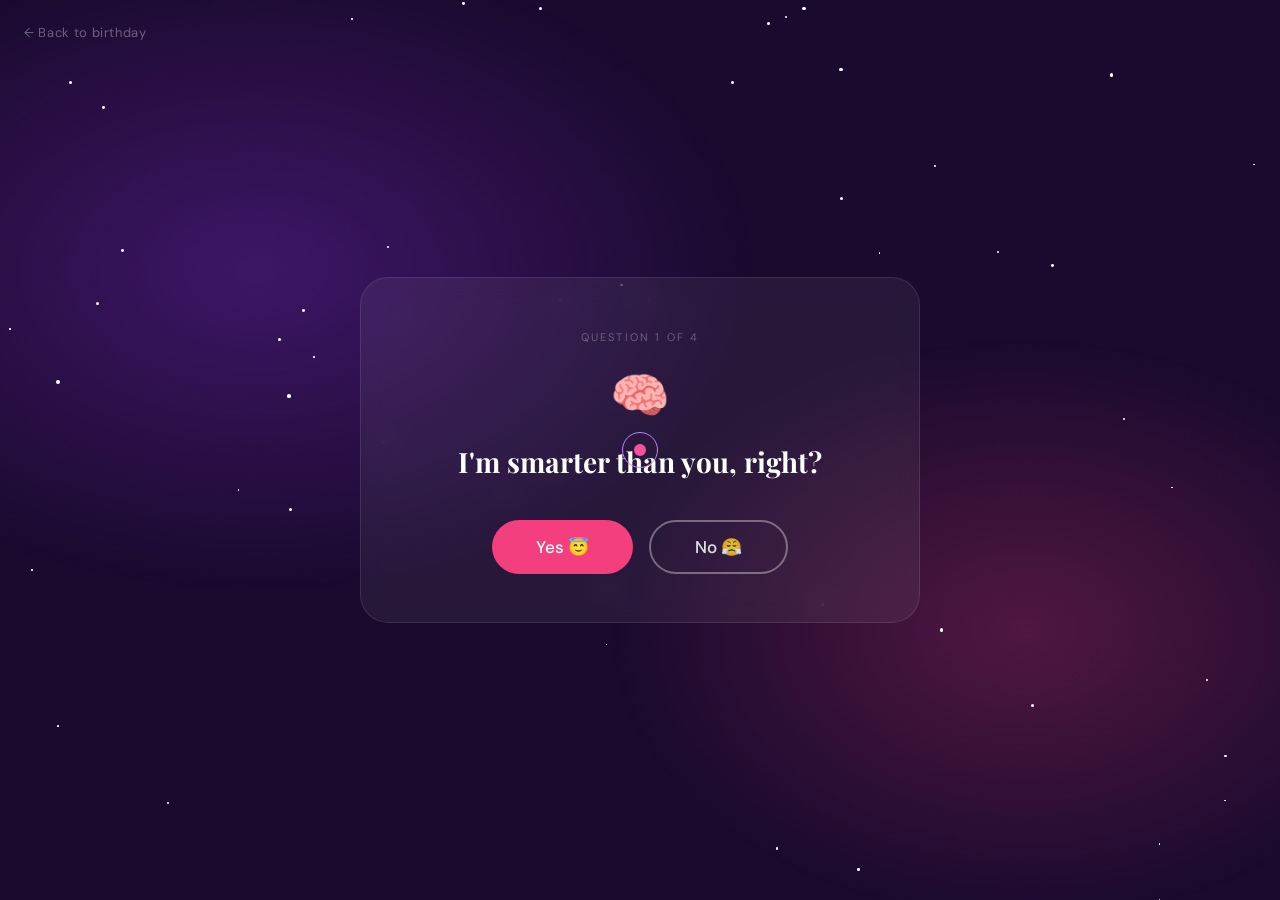
<file: quiz.html>
<!DOCTYPE html>
<html lang="en">
<head>
  <meta charset="UTF-8" />
  <meta name="viewport" content="width=device-width, initial-scale=1.0" />
  <title>Important Questions 😇</title>
  <link rel="preconnect" href="https://fonts.googleapis.com" />
  <link rel="preconnect" href="https://fonts.gstatic.com" crossorigin />
  <link href="https://fonts.googleapis.com/css2?family=Playfair+Display:ital,wght@0,400;0,700;1,400&family=DM+Sans:wght@300;400;500&display=swap" rel="stylesheet" />
  <link rel="stylesheet" href="quiz.css" />
</head>
<body>

<div class="cursor" id="cursor"></div>
<div class="cursor-ring" id="cursorRing"></div>
<div class="bg"></div>
<div id="starsContainer"></div>
<div id="confettiContainer"></div>

<a class="back-link" href="index.html">← Back to birthday</a>

<div class="screen">
  <div class="card" id="card">

    <!-- Question -->
    <div id="qView">
      <p class="progress" id="progressText">Question 1 of 4</p>
      <span class="q-emoji" id="qEmoji">🧠</span>
      <p class="q-text" id="qText">I'm smarter than you, right?</p>
      <div class="btn-row">
        <button class="btn-yes" onclick="answerYes()">Yes 😇</button>
        <button class="btn-yes" style="background:transparent;border:2px solid rgba(255,255,255,0.2);color:rgba(255,255,255,0.6);" id="noPlaceholder">No 😤</button>
      </div>
    </div>

    <!-- Result -->
    <div class="result" id="resultView">
      <div class="result-emoji" id="rEmoji"></div>
      <p class="result-title" id="rTitle"></p>
      <p class="result-sub" id="rSub"></p>
      <button class="btn-next" id="btnNext" onclick="nextQuestion()">Next question →</button>
    </div>

    <!-- Done -->
    <div class="done-screen" id="doneView">
      <div style="font-size:60px;margin-bottom:16px;">🏆</div>
      <p class="result-title">Survey says: correct!</p>
      <p class="result-sub" style="margin-bottom:28px;">You answered every question perfectly. What a legend. 😂<br/>Happy 27th birthday! 🎂</p>
      <div style="display:flex;gap:12px;flex-wrap:wrap;justify-content:center;">
        <button class="btn-next" onclick="restartQuiz()">Play again 🔄</button>
        <button class="btn-next" style="background:var(--rose);color:white;" onclick="window.location.href='index.html'">Back to party 🎉</button>
      </div>
    </div>

  </div>
</div>

<!-- The runaway NO button, lives outside the card at fixed position -->
<button class="btn-no" id="noBtn">No 😤</button>

<script src="quiz.js"></script>
</body>
</html>
</file>
<file: quiz.css>
*, *::before, *::after { box-sizing: border-box; margin: 0; padding: 0; }

    :root {
      --rose: #f43f7e;
      --violet: #9333ea;
      --violet-light: #c084fc;
      --dark: #1a0a2e;
      --cream: #fffbf7;
    }

    html, body {
      width: 100%; height: 100%;
      overflow: hidden;
      font-family: 'DM Sans', sans-serif;
      background: var(--dark);
      color: white;
      cursor: none;
    }

    /* Custom cursor */
    .cursor {
      position: fixed;
      width: 12px; height: 12px;
      background: var(--rose);
      border-radius: 50%;
      pointer-events: none;
      z-index: 99999;
      transform: translate(-50%, -50%);
      mix-blend-mode: screen;
    }
    .cursor-ring {
      position: fixed;
      width: 36px; height: 36px;
      border: 1.5px solid var(--violet-light);
      border-radius: 50%;
      pointer-events: none;
      z-index: 99998;
      transform: translate(-50%, -50%);
    }

    /* BG */
    .bg {
      position: fixed;
      inset: 0;
      background:
        radial-gradient(ellipse 60% 55% at 20% 30%, rgba(147,51,234,0.3) 0%, transparent 65%),
        radial-gradient(ellipse 50% 50% at 80% 70%, rgba(244,63,126,0.25) 0%, transparent 65%);
      pointer-events: none;
    }

    /* Stars */
    .star {
      position: fixed;
      background: white;
      border-radius: 50%;
      pointer-events: none;
      animation: twinkle var(--d,3s) ease-in-out infinite;
      animation-delay: var(--dl,0s);
    }
    @keyframes twinkle {
      0%,100% { opacity: 0.15; transform: scale(1); }
      50% { opacity: 0.7; transform: scale(1.5); }
    }

    /* Confetti */
    .cp {
      position: fixed;
      border-radius: 2px;
      pointer-events: none;
      animation: cfall linear forwards;
      z-index: 9999;
    }
    @keyframes cfall {
      0% { transform: translateY(-20px) rotate(0deg); opacity: 1; }
      85% { opacity: 1; }
      100% { transform: translateY(110vh) rotate(800deg); opacity: 0; }
    }

    /* Main layout */
    .screen {
      position: fixed;
      inset: 0;
      display: flex;
      flex-direction: column;
      align-items: center;
      justify-content: center;
      z-index: 10;
      padding: 24px;
    }

    /* Card */
    .card {
      background: rgba(255,255,255,0.06);
      border: 1px solid rgba(255,255,255,0.1);
      backdrop-filter: blur(12px);
      border-radius: 28px;
      padding: 52px 48px 48px;
      max-width: 560px;
      width: 100%;
      text-align: center;
      position: relative;
    }

    .progress {
      font-size: 11px;
      letter-spacing: 0.2em;
      text-transform: uppercase;
      color: rgba(255,255,255,0.3);
      margin-bottom: 20px;
    }

    .q-emoji { font-size: 48px; display: block; margin-bottom: 16px; }

    .q-text {
      font-family: 'Playfair Display', serif;
      font-size: clamp(20px, 4vw, 28px);
      font-weight: 700;
      line-height: 1.35;
      margin-bottom: 40px;
      color: white;
    }

    /* Buttons row — fixed layout so YES stays put */
    .btn-row {
      display: flex;
      justify-content: center;
      gap: 16px;
    }

    .btn-yes {
      padding: 14px 44px;
      background: var(--rose);
      color: white;
      border: none;
      border-radius: 60px;
      font-family: 'DM Sans', sans-serif;
      font-size: 17px;
      font-weight: 500;
      cursor: none;
      transition: transform 0.15s, background 0.2s;
      position: relative;
      z-index: 2;
    }
    .btn-yes:hover { background: #e11d6a; transform: scale(1.07); }
    .btn-yes:active { transform: scale(0.96); }

    /* NO button — fixed position, roams the whole screen */
    .btn-no {
      padding: 14px 44px;
      background: transparent;
      color: rgba(255,255,255,0.6);
      border: 2px solid rgba(255,255,255,0.2);
      border-radius: 60px;
      font-family: 'DM Sans', sans-serif;
      font-size: 17px;
      font-weight: 500;
      cursor: none;
      position: fixed;
      z-index: 9997;
      white-space: nowrap;
      transition: transform 0.12s cubic-bezier(0.34,1.56,0.64,1), left 0.08s, top 0.08s;
      user-select: none;
      pointer-events: all;
    }

    /* Result overlay */
    .result {
      display: none;
      flex-direction: column;
      align-items: center;
    }
    .result.show {
      display: flex;
      animation: popIn 0.5s cubic-bezier(0.34,1.56,0.64,1) forwards;
    }
    .result-emoji { font-size: 56px; margin-bottom: 14px; }
    .result-title {
      font-family: 'Playfair Display', serif;
      font-size: clamp(22px, 4vw, 30px);
      margin-bottom: 8px;
    }
    .result-sub {
      font-size: 15px;
      color: rgba(255,255,255,0.5);
      margin-bottom: 28px;
      line-height: 1.6;
    }
    .btn-next {
      padding: 13px 36px;
      background: white;
      color: var(--dark);
      border: none;
      border-radius: 60px;
      font-family: 'DM Sans', sans-serif;
      font-size: 16px;
      font-weight: 500;
      cursor: none;
      transition: transform 0.15s, background 0.2s;
    }
    .btn-next:hover { background: var(--violet-light); transform: scale(1.05); }

    /* Done screen */
    .done-screen {
      display: none;
      flex-direction: column;
      align-items: center;
    }
    .done-screen.show {
      display: flex;
      animation: popIn 0.5s cubic-bezier(0.34,1.56,0.64,1) forwards;
    }

    @keyframes popIn {
      0% { opacity: 0; transform: scale(0.8); }
      70% { transform: scale(1.04); }
      100% { opacity: 1; transform: scale(1); }
    }

    .back-link {
      position: fixed;
      top: 24px; left: 24px;
      font-size: 13px;
      color: rgba(255,255,255,0.35);
      text-decoration: none;
      letter-spacing: 0.05em;
      z-index: 20;
      transition: color 0.2s;
    }
    .back-link:hover { color: rgba(255,255,255,0.8); }

    @media (max-width: 480px) {
      .card { padding: 36px 24px 32px; }
      html, body { cursor: auto; }
      .cursor, .cursor-ring { display: none; }
    }
</file>
